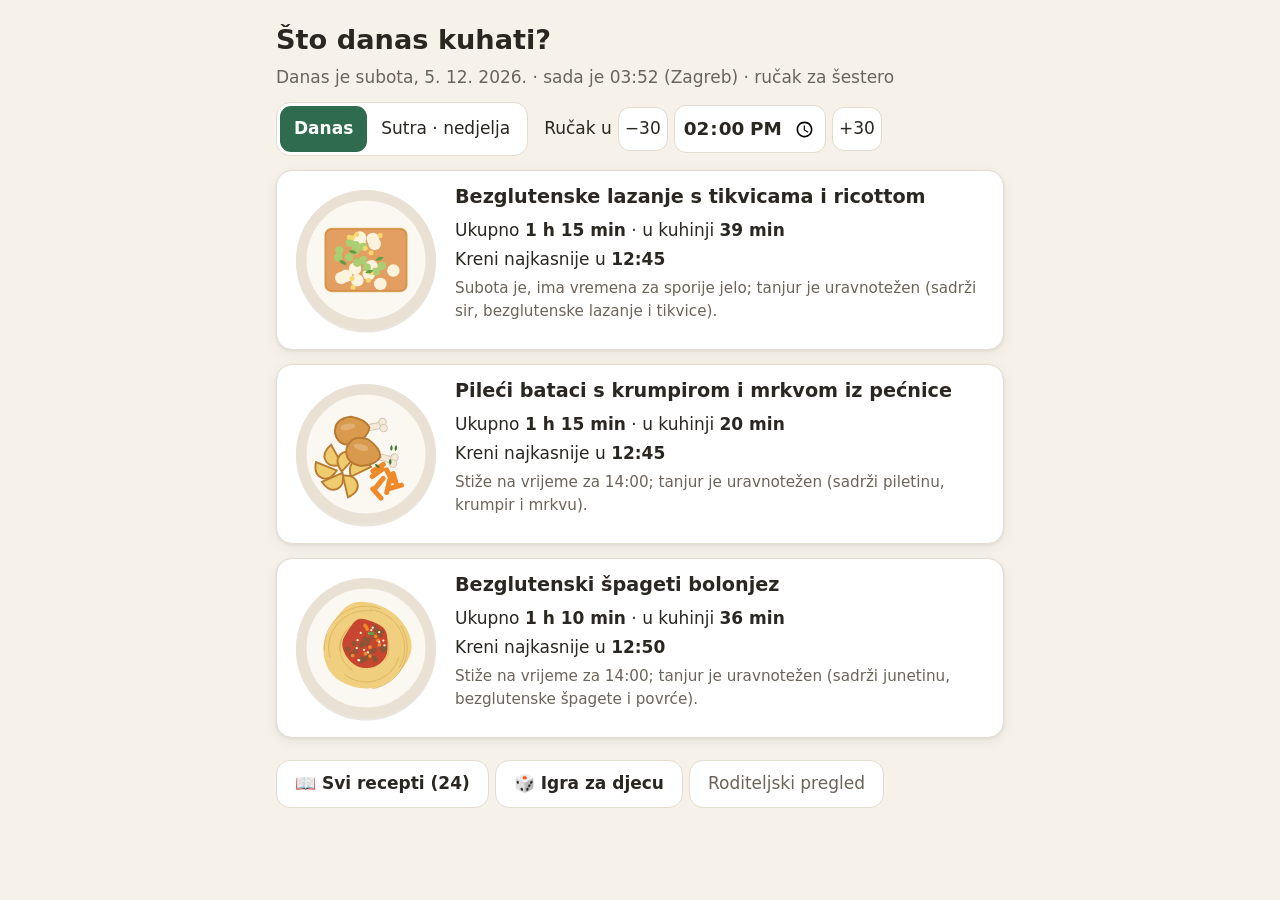
<file: index.html>
<!doctype html>
<html lang="hr">
<head>
<meta charset="utf-8">
<meta name="viewport" content="width=device-width, initial-scale=1, viewport-fit=cover">
<meta name="robots" content="noindex, nofollow">
<meta name="description" content="Obiteljska bezglutenska kuharica za šestero i igra za djecu.">
<meta name="theme-color" content="#f6f2ea">
<meta name="apple-mobile-web-app-capable" content="yes">
<meta name="mobile-web-app-capable" content="yes">
<meta name="apple-mobile-web-app-title" content="Ručak u dva">
<meta name="apple-mobile-web-app-status-bar-style" content="default">
<title>Ručak u dva</title>
<link rel="manifest" href="manifest.webmanifest">
<link rel="icon" href="ikone/ikona.svg" type="image/svg+xml">
<link rel="apple-touch-icon" href="ikone/ikona-180.png">
<link rel="stylesheet" href="css/stil.css">
<script type="module" src="js/app.js"></script>
</head>
<body>
<main id="app" class="sadrzaj"><p class="ucitavanje">Učitavam…</p></main>
<noscript>Za ovu aplikaciju potreban je JavaScript.</noscript>
</body>
</html>
</file>
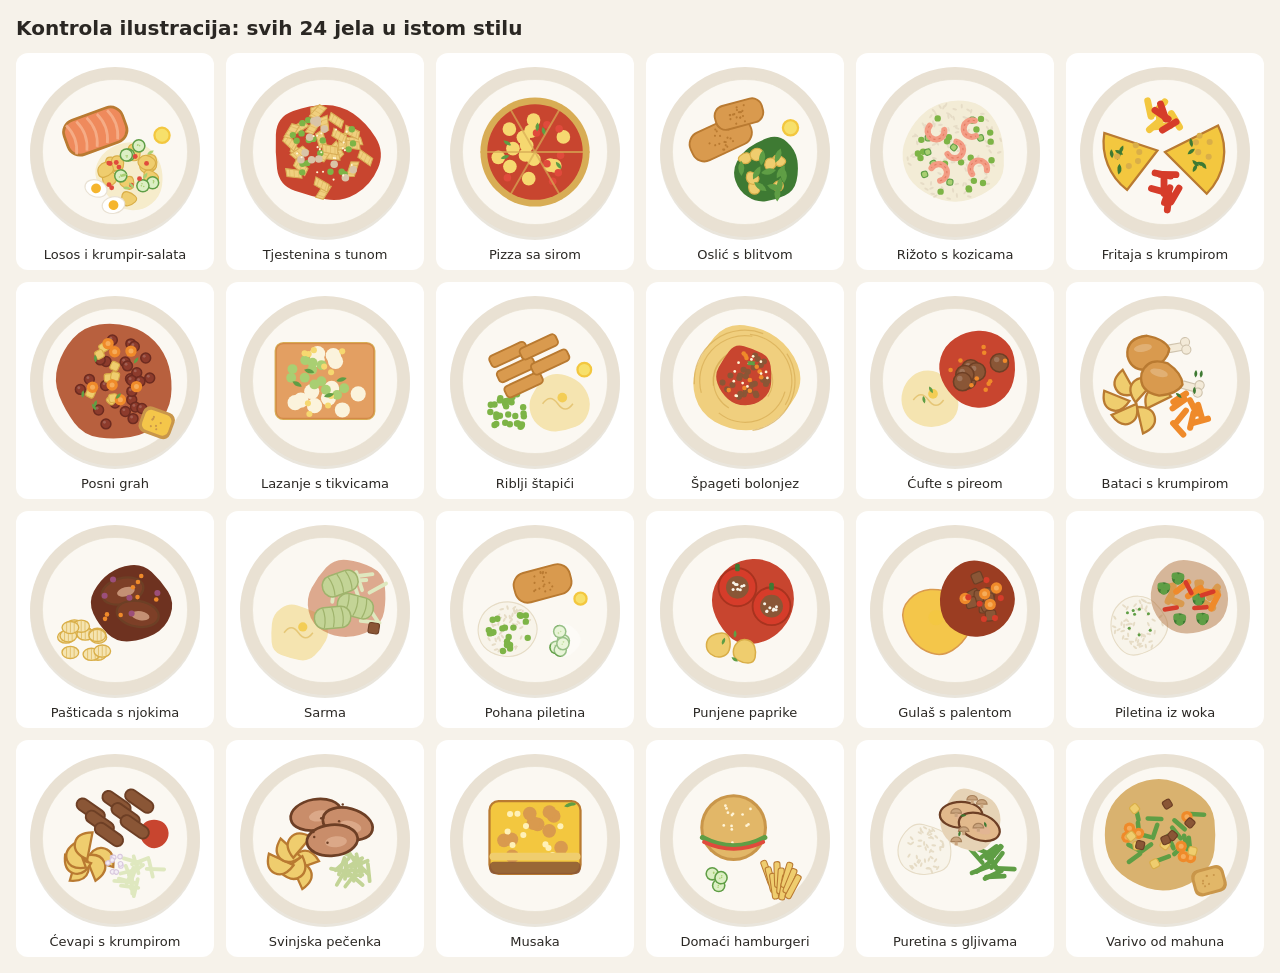
<file: slike.html>
<!doctype html>
<html lang="hr">
<head>
<meta charset="utf-8">
<meta name="viewport" content="width=device-width, initial-scale=1">
<meta name="robots" content="noindex, nofollow">
<title>Ručak u dva — kontrola ilustracija</title>
<style>
 body { font-family: -apple-system, system-ui, sans-serif; background: #f6f2ea; margin: 16px; color: #2a2723; }
 h1 { font-size: 20px; }
 .mreza { display: grid; grid-template-columns: repeat(6, 1fr); gap: 12px; }
 figure { margin: 0; text-align: center; background: #fff; border-radius: 12px; padding: 8px; }
 img { width: 100%; height: auto; }
 figcaption { font-size: 13px; }
</style>
</head>
<body>
<h1>Kontrola ilustracija: svih 24 jela u istom stilu</h1>
<div class="mreza" id="mreza"></div>
<script>
fetch('podaci/recepti.json').then(r => r.json()).then(recepti => {
  document.getElementById('mreza').innerHTML = recepti.map(r =>
    `<figure><img src="slike/${r.id}.svg" alt=""><figcaption>${r.kratkiNaziv}</figcaption></figure>`).join('');
  document.body.dataset.spremno = '1';
});
</script>
</body>
</html>
</file>
<file: css/stil.css>
:root {
  --poz: #f6f2ea; --kartica: #ffffff; --tekst: #2a2723; --blago: #6b645a; --rub: #e3dccf;
  --naglasak: #2f6b4f; --naglasak-svijetli: #e3efe7; --upoz: #8a4b12; --upoz-poz: #fbeedd;
  --opasno: #9b2c2c; --sjena: 0 1px 3px rgba(40, 30, 10, .08), 0 4px 14px rgba(40, 30, 10, .06);
  --r: 16px;
  color-scheme: light dark;
}
@media (prefers-color-scheme: dark) {
  :root {
    --poz: #1c1b19; --kartica: #272522; --tekst: #f1ece4; --blago: #b5ac9f; --rub: #3a3732;
    --naglasak: #7cc39d; --naglasak-svijetli: #24382d; --upoz: #f0b27a; --upoz-poz: #3a2a1b; --opasno: #f08a8a;
    --sjena: none;
  }
}
* { box-sizing: border-box; }
[hidden] { display: none !important; }
html { -webkit-text-size-adjust: 100%; }
body {
  margin: 0; background: var(--poz); color: var(--tekst);
  font: 17px/1.5 -apple-system, BlinkMacSystemFont, "Segoe UI", system-ui, sans-serif;
  padding: env(safe-area-inset-top) env(safe-area-inset-right) env(safe-area-inset-bottom) env(safe-area-inset-left);
}
a { color: var(--naglasak); }
.sadrzaj { max-width: 760px; margin: 0 auto; padding: 16px 16px 48px; }
h1 { font-size: 1.7rem; line-height: 1.2; margin: .3em 0; }
h2 { font-size: 1.2rem; line-height: 1.3; margin: .2em 0 .4em; }
h3 { font-size: 1.05rem; margin: 1.2em 0 .4em; }
.podnaslov { color: var(--blago); margin: 0 0 12px; }
.sitno { color: var(--blago); font-size: .9rem; }
.velik { font-size: 1.4rem; font-weight: 600; }
.info { background: var(--naglasak-svijetli); padding: 10px 14px; border-radius: 12px; }
.upozorenje { background: var(--upoz-poz); color: var(--upoz); padding: 10px 14px; border-radius: 12px; font-weight: 600; }
.napomena { color: var(--upoz); font-size: .92rem; }

.glava { display: flex; align-items: center; gap: 8px; margin-bottom: 8px; }
.glava h1 { font-size: 1.4rem; margin: 0; }
.natrag { font-size: 2rem; text-decoration: none; width: 44px; height: 44px; display: grid; place-items: center; border-radius: 50%; }
.natrag:hover { background: var(--kartica); }

.gumb {
  display: inline-flex; align-items: center; justify-content: center; gap: 6px; min-height: 48px;
  padding: 10px 18px; margin: 4px 6px 4px 0; border-radius: 14px; border: 1px solid var(--rub);
  background: var(--kartica); color: var(--tekst); font: inherit; font-weight: 600; text-decoration: none; cursor: pointer;
}
.gumb.glavni { background: var(--naglasak); color: #fff; border-color: var(--naglasak); }
@media (prefers-color-scheme: dark) { .gumb.glavni { color: #10241a; } }
.gumb.sporedno { font-weight: 500; color: var(--blago); }
.gumb.opasno { color: var(--opasno); }
.gumb:disabled { opacity: .45; cursor: default; }

/* kontrole vremena */
.kontrole { display: flex; flex-wrap: wrap; gap: 10px 16px; align-items: center; margin: 8px 0 14px; }
.seg { display: inline-flex; background: var(--kartica); border: 1px solid var(--rub); border-radius: 14px; padding: 3px; }
.seg button { border: 0; background: none; font: inherit; padding: 10px 14px; border-radius: 11px; min-height: 44px; color: var(--tekst); cursor: pointer; }
.seg button.odabrano { background: var(--naglasak); color: #fff; font-weight: 600; }
.vrijeme { display: inline-flex; align-items: center; gap: 6px; }
.vrijeme button { min-width: 48px; min-height: 44px; border-radius: 12px; border: 1px solid var(--rub); background: var(--kartica); font: inherit; color: var(--tekst); cursor: pointer; }
.vrijeme input { font: inherit; font-size: 1.15rem; font-weight: 700; padding: 8px; border-radius: 12px; border: 1px solid var(--rub); background: var(--kartica); color: var(--tekst); min-height: 44px; }

/* prijedlozi */
.prijedlozi { display: grid; gap: 14px; }
.prijedlog { background: var(--kartica); border-radius: var(--r); box-shadow: var(--sjena); border: 1px solid var(--rub); }
.prijedlog-veza { display: grid; grid-template-columns: 110px 1fr; gap: 14px; padding: 14px; color: inherit; text-decoration: none; }
.prijedlog h2 { margin-top: 0; }
.prijedlog p { margin: .25em 0; }
.prijedlog .razlog { color: var(--blago); font-size: .95rem; }
.slika { width: 100%; height: auto; display: block; border-radius: 50%; }
.slika.mala { width: 56px; height: 56px; }
.slika.mini { width: 40px; height: 40px; }
.slika.velika { width: min(260px, 70vw); margin: 0 auto 8px; }
.glavni-izbornik { display: flex; flex-wrap: wrap; margin-top: 18px; }

/* kuharica */
.filtri { display: flex; gap: 8px; flex-wrap: wrap; margin-bottom: 10px; }
.filtar { padding: 8px 14px; border-radius: 999px; border: 1px solid var(--rub); text-decoration: none; color: var(--tekst); background: var(--kartica); min-height: 40px; display: inline-flex; align-items: center; }
.filtar.odabrano { background: var(--naglasak); color: #fff; border-color: var(--naglasak); }
.popis { list-style: none; padding: 0; margin: 0; display: grid; gap: 8px; }
.popis a { display: flex; gap: 12px; align-items: center; padding: 10px; background: var(--kartica); border-radius: 14px; text-decoration: none; color: inherit; border: 1px solid var(--rub); }
.popis small { display: block; color: var(--blago); }

.recept .naziv-jela { font-size: 1.45rem; }
.recept section { background: var(--kartica); border: 1px solid var(--rub); border-radius: var(--r); padding: 4px 16px 12px; margin: 12px 0; }
.sastojci { list-style: none; padding: 0; margin: 0; }
.sastojci li { display: grid; grid-template-columns: minmax(90px, 38%) 1fr; gap: 10px; padding: 7px 0; border-bottom: 1px solid var(--rub); }
.sastojci li:last-child { border-bottom: 0; }
.kol { font-weight: 600; }
.dekl { display: block; color: var(--upoz); font-size: .88rem; }
.gluten { border-color: var(--upoz) !important; }
.satnica { list-style: none; padding: 0; margin: 0; }
.satnica > li { display: grid; grid-template-columns: 62px 1fr; gap: 12px; padding: 12px 0; border-bottom: 1px solid var(--rub); }
.satnica > li:last-child { border-bottom: 0; }
.satnica .sat strong { font-size: 1.2rem; display: block; }
.satnica .sat small { color: var(--blago); }
.satnica p { margin: 0 0 4px; font-size: 1.05rem; }
.satnica .detalji { color: var(--blago); font-size: .92rem; }
.satnica .gotovo { color: var(--naglasak); font-size: .95rem; }
.satnica li.pasivno p:first-child { color: var(--blago); }

/* kuhanje */
.kuhanje { background: var(--kartica); border-radius: var(--r); padding: 18px; border: 1px solid var(--rub); }
.kuhanje-sat { font-size: 1.1rem; color: var(--blago); }
.kuhanje-sat strong { font-size: 2rem; color: var(--tekst); }
.kuhanje-tekst { font-size: 1.55rem; line-height: 1.4; font-weight: 500; }
.kuhanje-detalji { font-size: 1.1rem; color: var(--blago); }
.kuhanje-gotovo { font-size: 1.2rem; color: var(--naglasak); font-weight: 600; }
.kuhanje-gumbi { display: grid; grid-template-columns: 1fr 1fr; gap: 10px; }
.kuhanje-gumbi .gumb { min-height: 64px; font-size: 1.15rem; margin: 0; }
.satnica.sazeto li { display: block; padding: 8px 0; font-size: .95rem; }
.satnica.sazeto li.trenutni { font-weight: 700; }

/* igra */
.igraci { display: grid; grid-template-columns: 1fr 1fr; gap: 12px; }
.igrac { display: flex; flex-direction: column; align-items: center; justify-content: center; min-height: 120px; background: var(--kartica); border: 2px solid var(--rub); border-radius: 20px; text-decoration: none; color: var(--tekst); }
.igrac .ime { font-size: 1.6rem; font-weight: 700; }
.igrac small { color: var(--blago); }
.igraci.mali .igrac { min-height: 72px; }
.igraci.mali .ime { font-size: 1.2rem; }
.napredak { height: 8px; background: var(--rub); border-radius: 99px; overflow: hidden; margin-bottom: 10px; }
.napredak div { height: 100%; background: var(--naglasak); }
.pitanje { font-size: 1.35rem; font-weight: 700; text-align: center; margin: 6px 0 12px; }
.par { display: grid; grid-template-columns: 1fr 1fr; gap: 12px; }
.izbor-omot { position: relative; }
.izbor {
  width: 100%; border: 3px solid var(--rub); border-radius: 22px; background: var(--kartica); padding: 12px 8px 14px;
  display: flex; flex-direction: column; align-items: center; gap: 10px; font: inherit; color: var(--tekst); cursor: pointer;
  min-height: 240px; touch-action: manipulation;
}
.izbor:active { border-color: var(--naglasak); transform: scale(.98); }
.izbor .slika { width: min(100%, 220px); }
.izbor-naziv { font-size: 1.2rem; font-weight: 700; text-align: center; line-height: 1.25; }
.citaj { position: absolute; top: 6px; right: 6px; width: 44px; height: 44px; border-radius: 50%; border: 1px solid var(--rub); background: var(--kartica); font-size: 1.2rem; cursor: pointer; }
.pitanje .citaj { position: static; vertical-align: middle; }
.dodatni, .koje { display: grid; gap: 8px; margin-top: 14px; }
.dodatni .gumb, .koje .gumb { width: 100%; margin: 0; min-height: 54px; font-size: 1.05rem; }
.igra-dno { display: flex; justify-content: space-between; margin-top: 12px; }
.pauza { text-align: center; background: var(--kartica); border-radius: var(--r); padding: 24px 16px; }
.pauza .gumb { width: 100%; margin: 6px 0; }

.rezultat { background: var(--kartica); border-radius: var(--r); padding: 6px 16px 12px; margin: 12px 0; border: 1px solid var(--rub); }
.mini { list-style: none; padding: 0; margin: 0; display: grid; gap: 6px; }
.mini li { display: flex; align-items: center; gap: 10px; }
.poredak small { color: var(--blago); }

/* roditelji */
.preporuka { background: var(--naglasak-svijetli); border-radius: var(--r); padding: 8px 16px 6px; margin: 10px 0 18px; }
.vrh li { margin-bottom: 10px; }
.vrh p { margin: 2px 0; }
.legenda span { display: inline-block; margin-right: 12px; font-size: .9rem; color: var(--blago); }
.tablica-omot { overflow-x: auto; border-radius: var(--r); border: 1px solid var(--rub); background: var(--kartica); }
.pregled { border-collapse: collapse; width: 100%; font-size: .95rem; }
.pregled th, .pregled td { padding: 8px 6px; border-bottom: 1px solid var(--rub); text-align: center; }
.pregled thead th { position: sticky; top: 0; background: var(--kartica); }
.pregled tbody th { text-align: left; font-weight: 500; }
.pregled tbody th a { color: inherit; }
.pregled tbody th small { display: block; color: var(--blago); font-size: .8rem; }
.pregled td { font-size: 1.15rem; font-weight: 700; }
.pregled .st-favorit { color: #b7791f; }
.pregled .st-rado { color: var(--naglasak); }
.pregled .st-odbijeno { color: var(--opasno); }
.pregled .st-neprobano { color: var(--blago); }
.pregled .tanjur { font-size: .8rem; font-weight: 500; color: var(--blago); text-align: left; }
.pregled .tanjur.r2 { color: var(--naglasak); }
.pregled tr.neizvedivo th a { color: var(--blago); }
.sigurnosna { background: var(--kartica); border-radius: var(--r); padding: 6px 16px 12px; margin: 16px 0; border: 1px solid var(--rub); }
.poruka { font-weight: 600; color: var(--naglasak); }
.tekst p { max-width: 65ch; }
.izvor { font-size: .92rem; word-break: break-word; }

@media (min-width: 700px) {
  .prijedlog-veza { grid-template-columns: 150px 1fr; }
  .izbor { min-height: 300px; }
}
</file>
